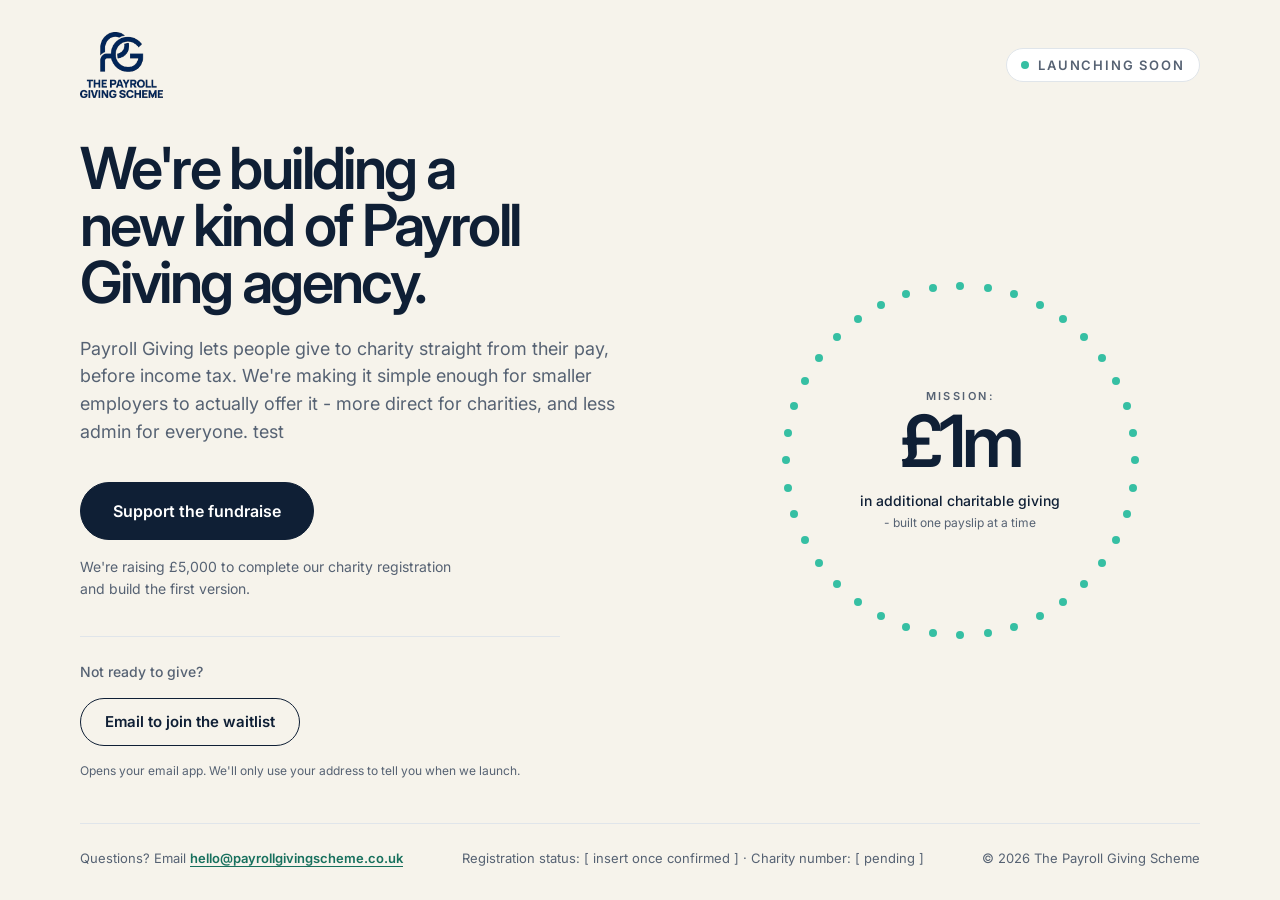
<file: index.html>
<!doctype html>
<html lang="en-GB">
<head>
<meta charset="utf-8">
<meta name="viewport" content="width=device-width, initial-scale=1">
<title>The Payroll Giving Scheme - launching soon</title>
<meta name="description" content="We're building a new kind of Payroll Giving agency, making it easier for employees to give to charity straight from their pay. The full site is on its way.">
<meta name="theme-color" content="#f6f3eb">
<link rel="canonical" href="https://payrollgivingscheme.co.uk/">

<meta property="og:type" content="website">
<meta property="og:site_name" content="The Payroll Giving Scheme">
<meta property="og:title" content="The Payroll Giving Scheme - launching soon">
<meta property="og:description" content="A new kind of Payroll Giving agency. Simple, more direct, less admin.">
<meta property="og:url" content="https://payrollgivingscheme.co.uk/">
<meta property="og:locale" content="en_GB">
<meta name="twitter:card" content="summary_large_image">

<link rel="icon" href="assets/favicon.png" type="image/png">
<link rel="preconnect" href="https://fonts.googleapis.com">
<link rel="preconnect" href="https://fonts.gstatic.com" crossorigin>
<link href="https://fonts.googleapis.com/css2?family=Inter:wght@400;500;600&display=swap" rel="stylesheet">
<link rel="stylesheet" href="css/holding.css">

<script type="application/ld+json">
{
  "@context": "https://schema.org",
  "@type": "Organization",
  "name": "The Payroll Giving Scheme",
  "url": "https://payrollgivingscheme.co.uk/",
  "email": "hello@payrollgivingscheme.co.uk",
  "description": "A new Payroll Giving agency, in development.",
  "areaServed": "GB"
}
</script>
</head>
<body>
<a class="skip-link" href="#main">Skip to content</a>

<div class="page">
  <header class="masthead">
    <a class="brand" href="/">
      <img class="pg-lockup" src="assets/pg-lockup.png" width="540" height="427" alt="The Payroll Giving Scheme">
    </a>
    <p class="status">Launching soon</p>
  </header>

  <main id="main" class="hero">
    <div class="hero-copy">
      <h1>We're building a new kind of Payroll Giving agency.</h1>
      <p class="lede">
        Payroll Giving lets people give to charity straight from their pay, before income tax.
        We're making it simple enough for smaller employers to actually offer it - more direct
        for charities, and less admin for everyone. test
      </p>

      <div class="cta">
        <a class="btn btn-primary btn-lg" href="https://raise.payrollgivingscheme.com/" rel="noopener">
          Support the fundraise
        </a>
        <p class="cta-note">
          We're raising £5,000 to complete our charity registration and build the first version.
        </p>
      </div>

      <div class="waitlist">
        <p class="waitlist-label">Not ready to give?</p>
        <a class="btn btn-secondary"
           href="mailto:waitlist@payrollgivingscheme.com?subject=Join%20the%20waitlist&amp;body=Please%20let%20me%20know%20when%20The%20Payroll%20Giving%20Scheme%20launches.">
          Email to join the waitlist
        </a>
        <p class="waitlist-note">
          Opens your email app. We'll only use your address to tell you when we launch.
        </p>
      </div>
    </div>

    <div class="hero-figure">
      <div class="dots" id="dots">
        <div class="dots-ring" id="dots-ring" aria-hidden="true"></div>
        <div class="dots-centre">
          <p class="dots-label">Mission:</p>
          <p class="dots-figure">£1m</p>
          <p class="dots-note">in additional charitable giving</p>
          <p class="dots-sub">- built one payslip at a time</p>
        </div>
      </div>
    </div>
  </main>

  <footer class="foot">
    <p>Questions? Email <a href="mailto:hello@payrollgivingscheme.co.uk">hello@payrollgivingscheme.co.uk</a></p>
    <p>Registration status: [ insert once confirmed ] &middot; Charity number: [ pending ]</p>
    <p>&copy; <span id="year">2026</span> The Payroll Giving Scheme</p>
  </footer>
</div>

<script src="js/holding.js" defer></script>
</body>
</html>
</file>
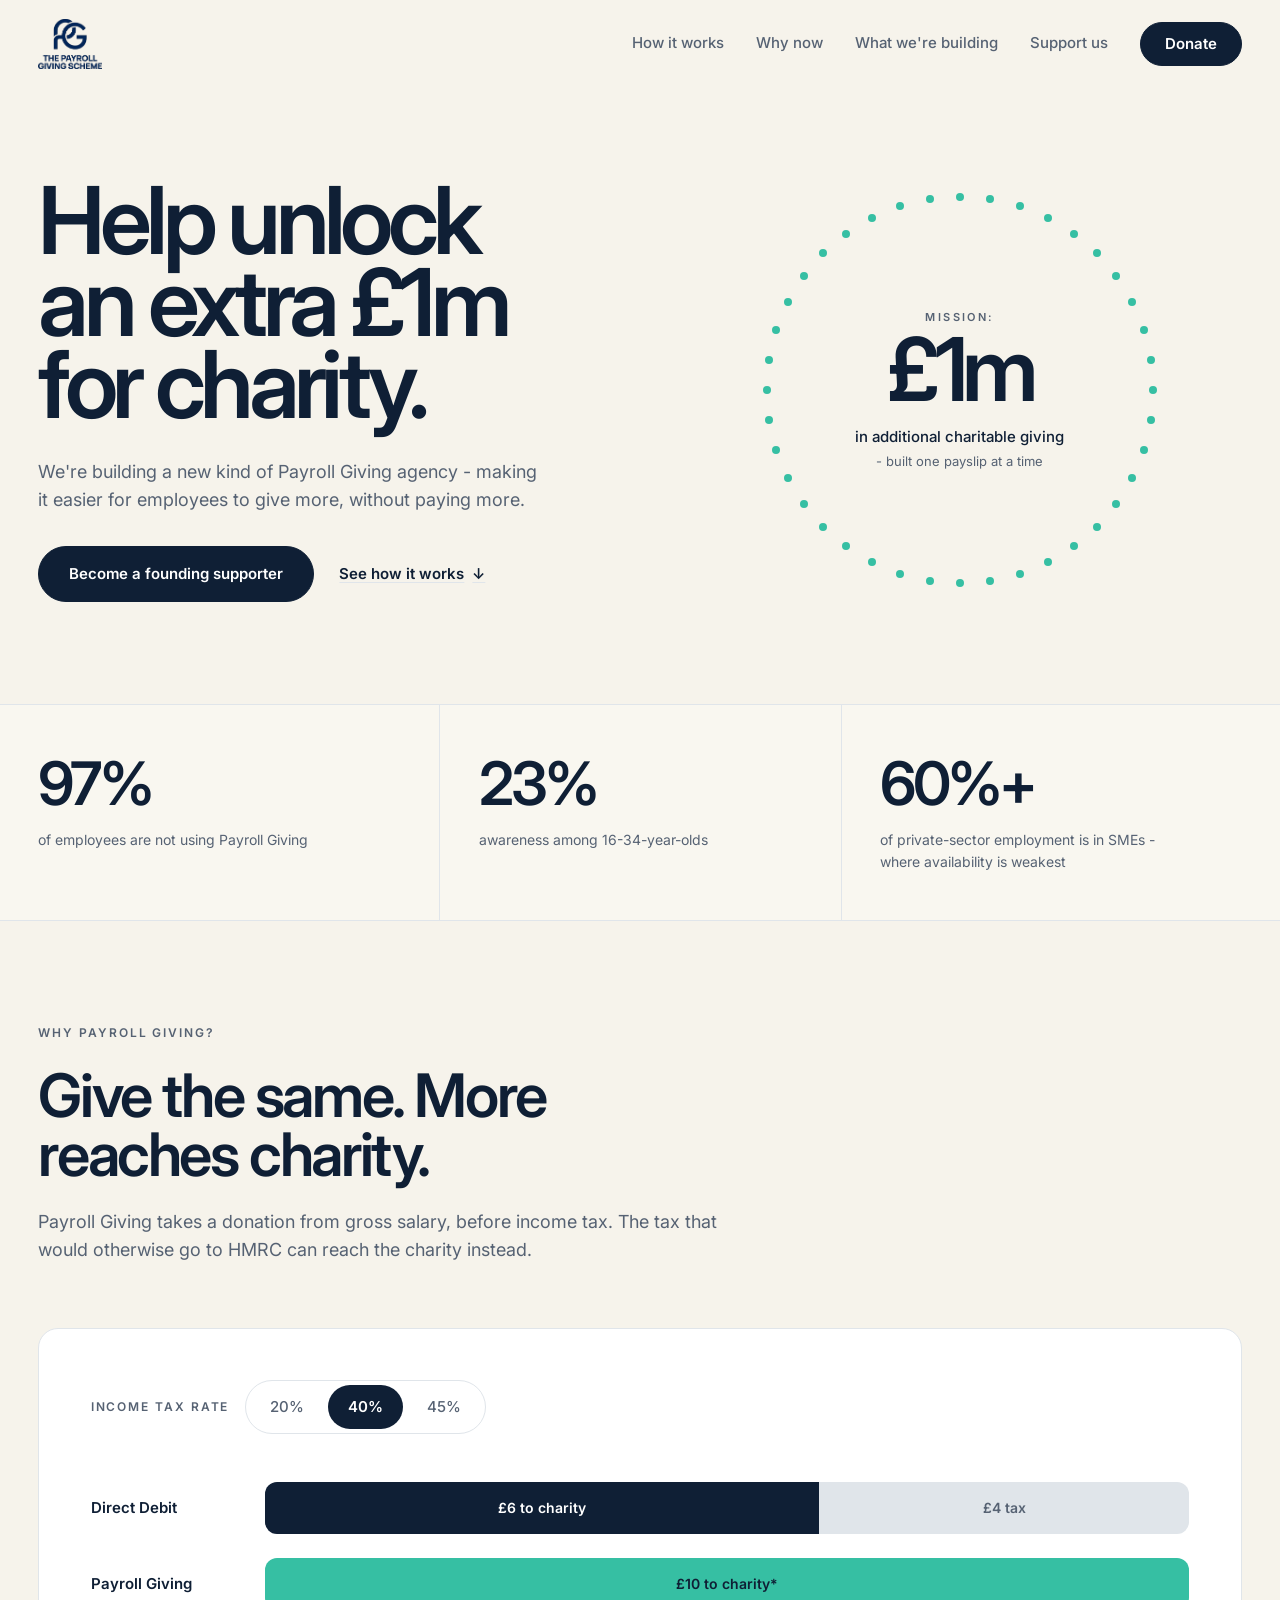
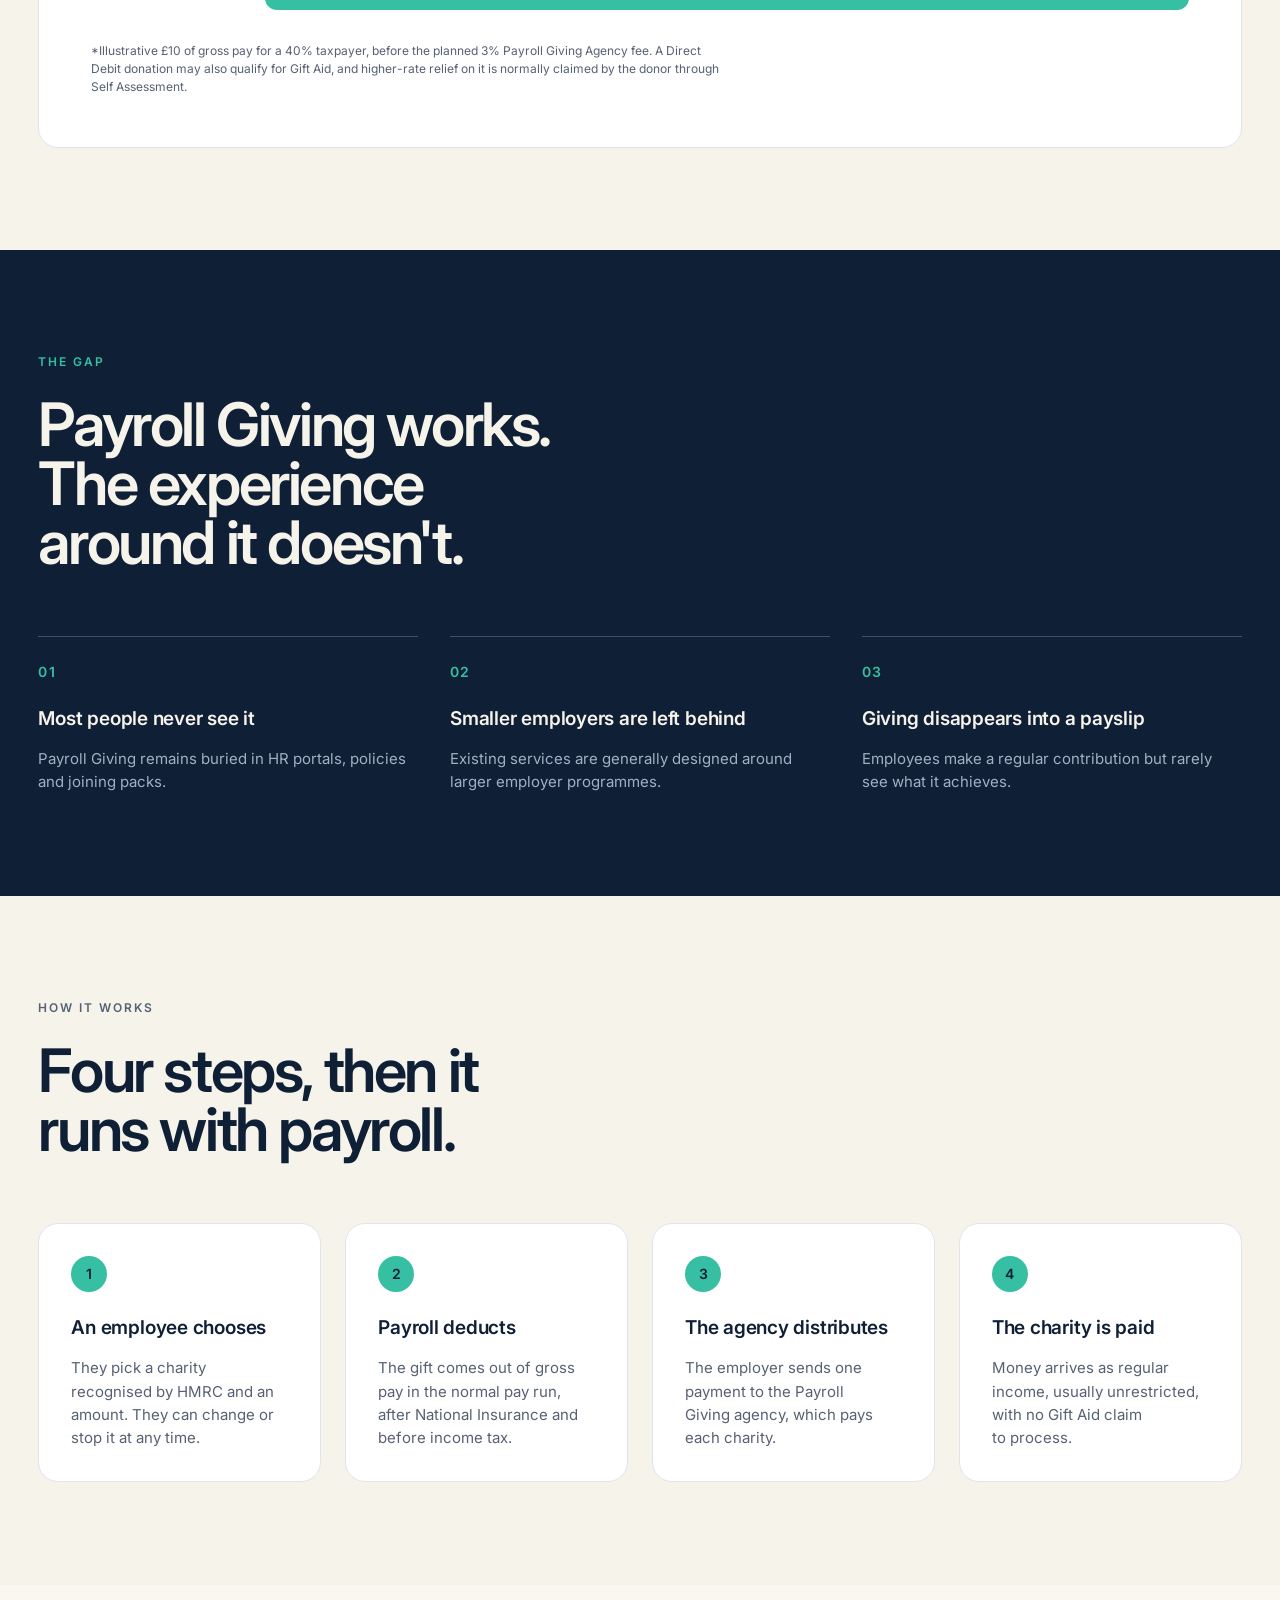
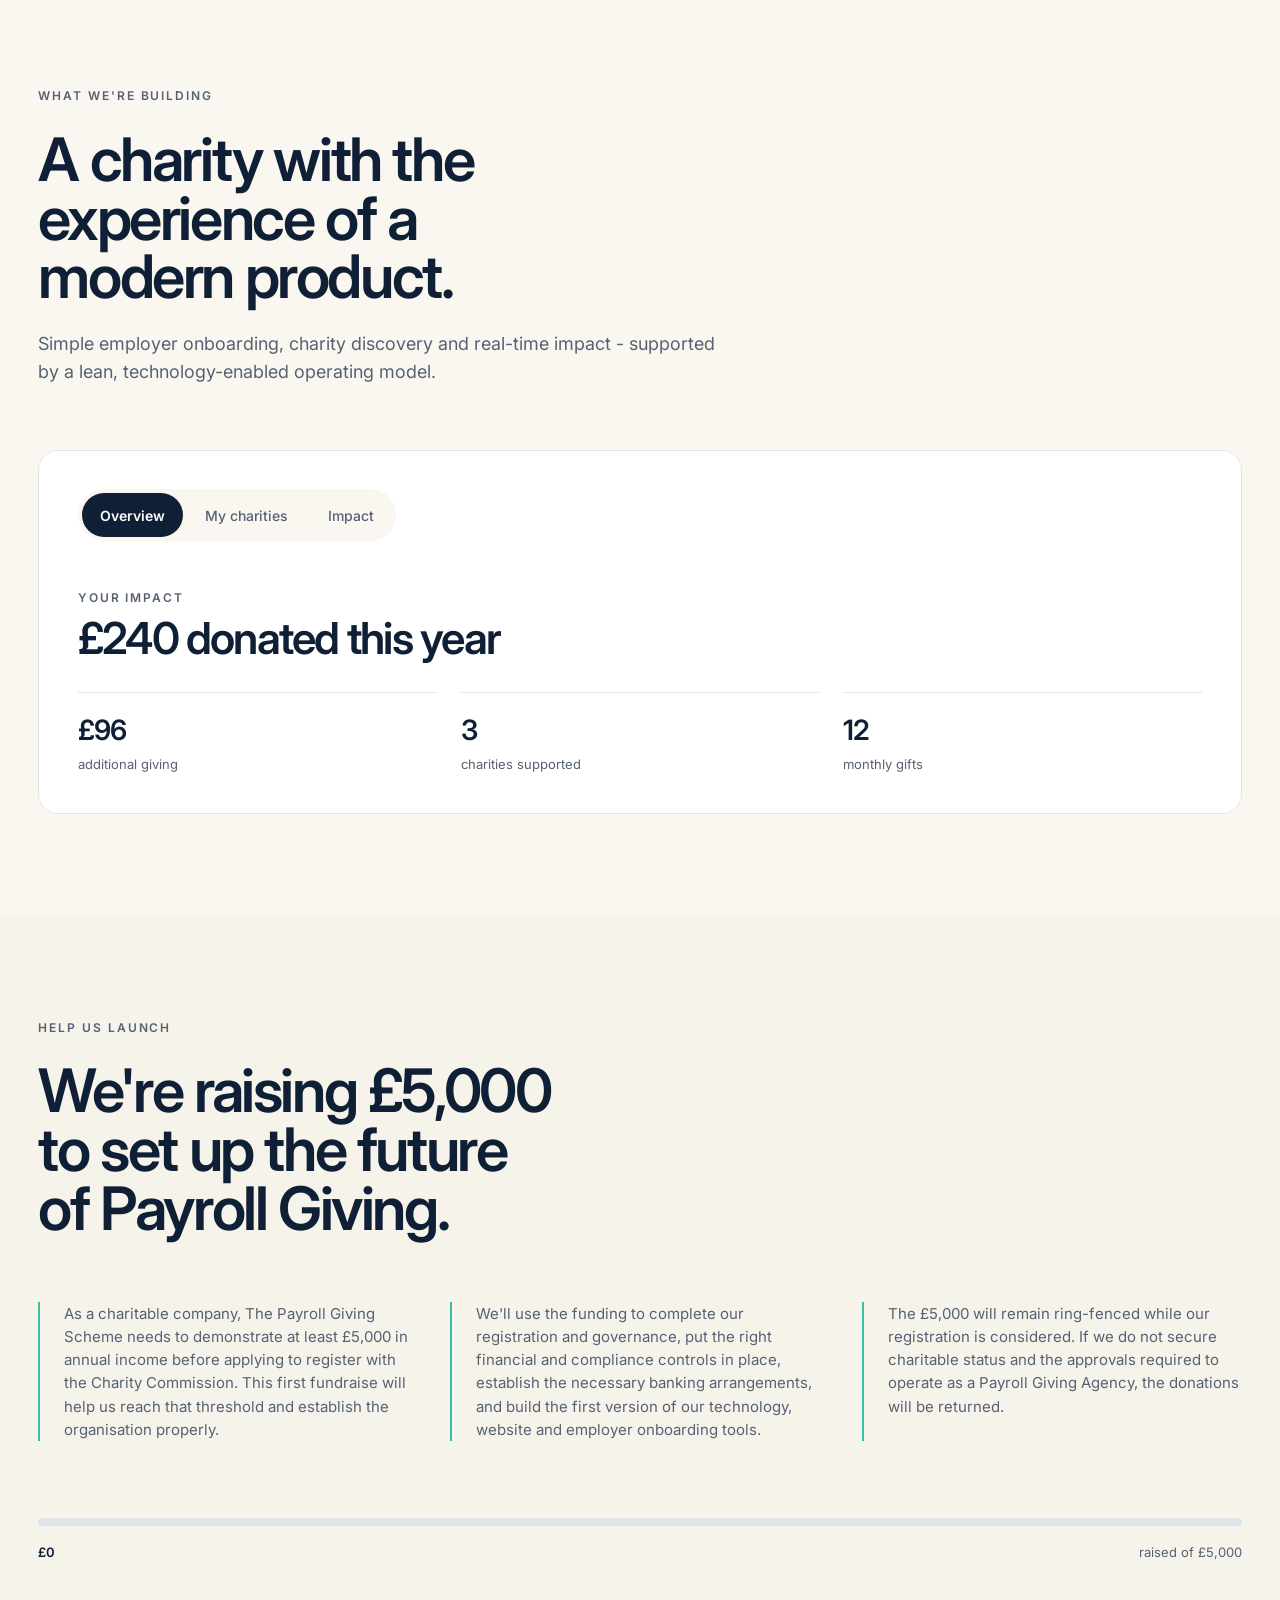
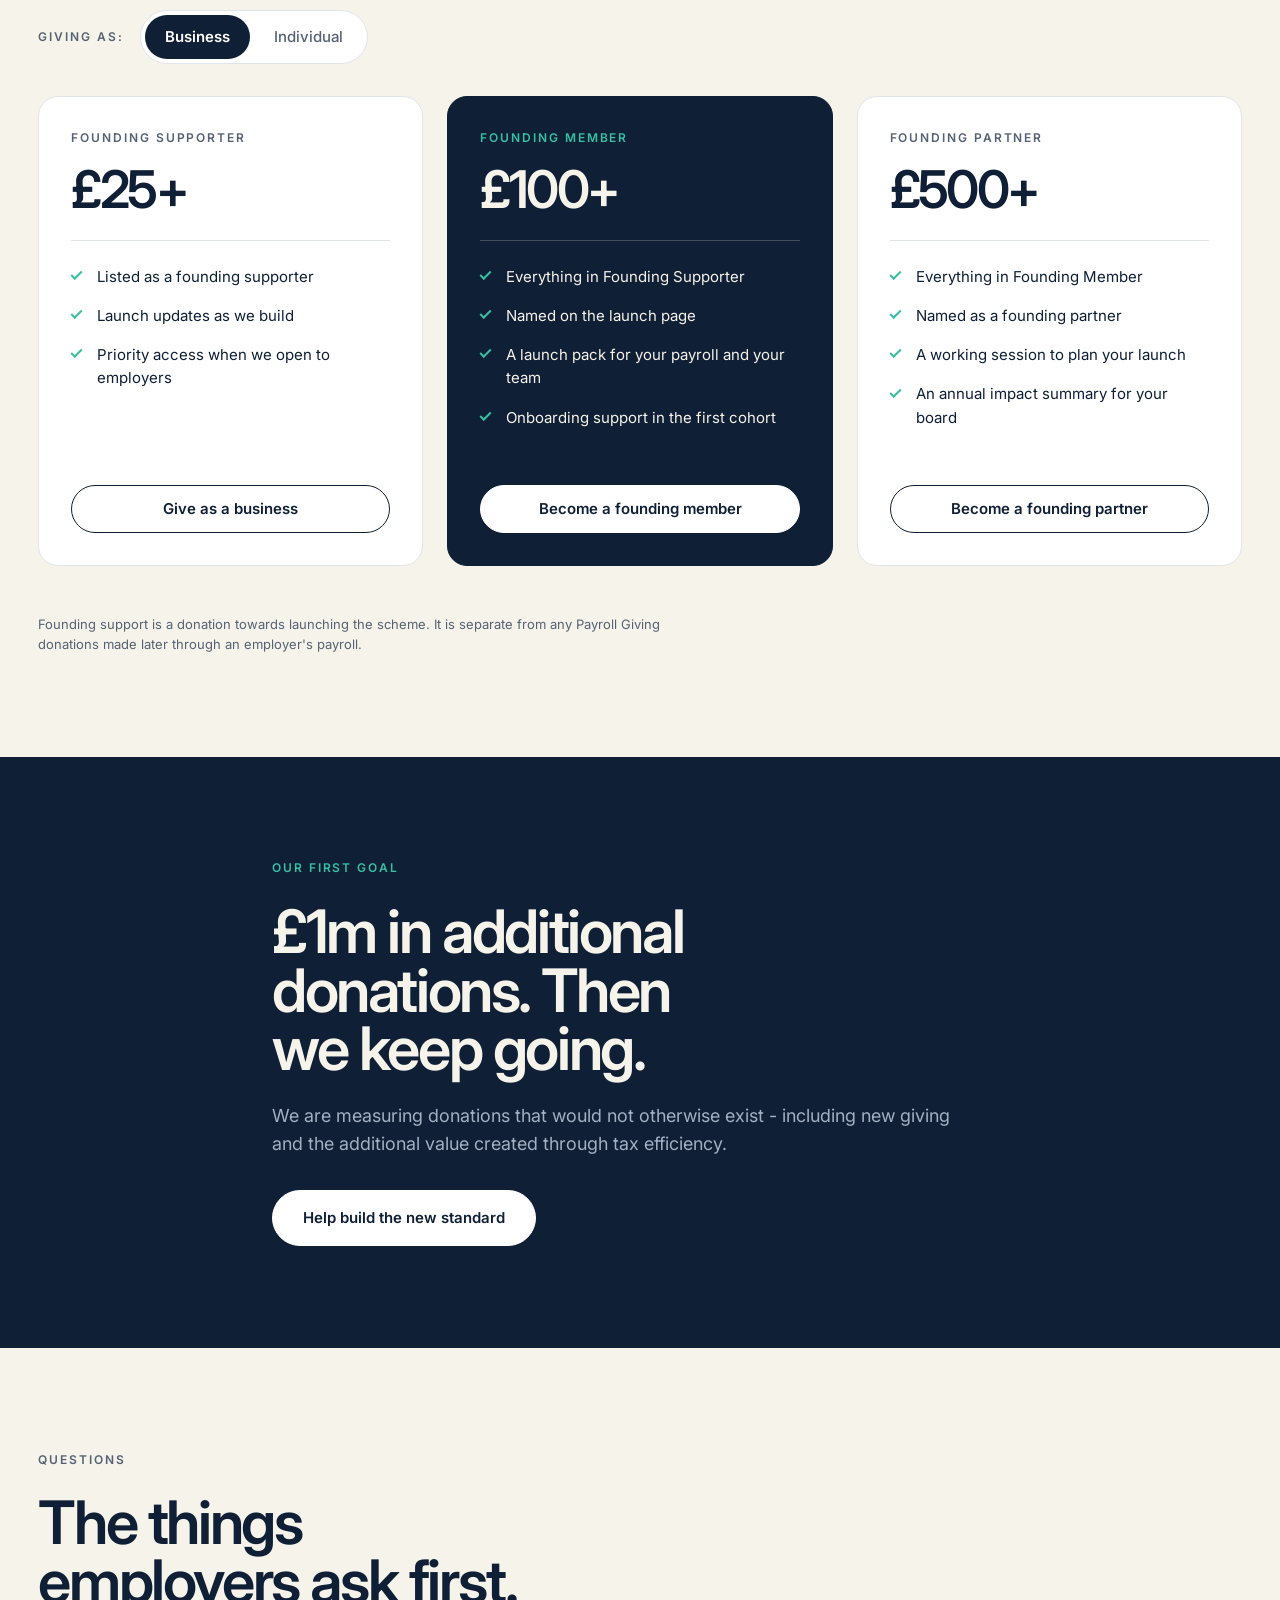
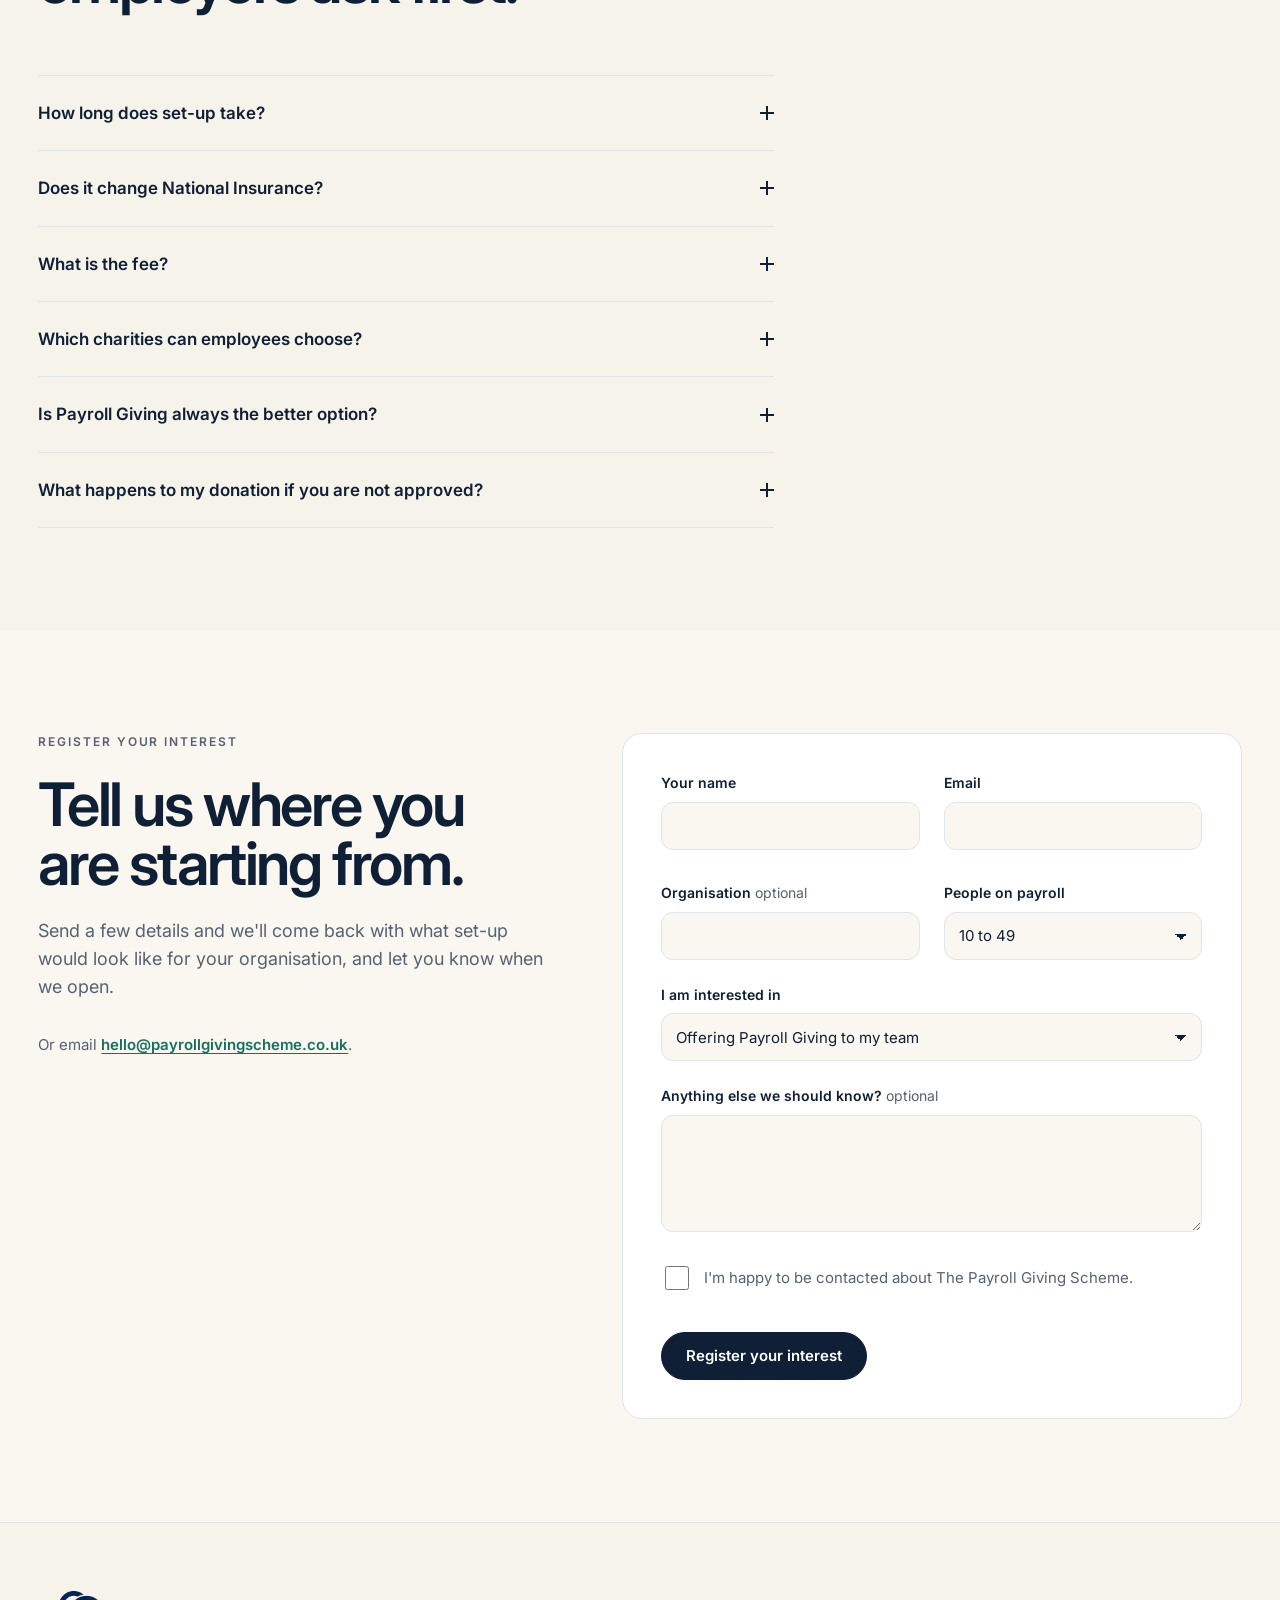
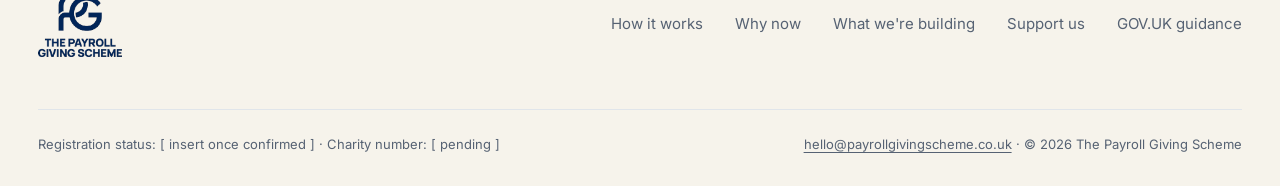
<file: claude-test/index.html>
<!doctype html>
<html lang="en-GB">
<head>
<meta charset="utf-8">
<meta name="viewport" content="width=device-width, initial-scale=1">
<title>The Payroll Giving Scheme - help unlock an extra £1m for charity</title>
<meta name="description" content="We are building a new kind of Payroll Giving agency, making it easier for employees to give more without paying more. Support the launch and help unlock an extra £1m for charity.">
<meta name="theme-color" content="#f6f3eb">
<link rel="canonical" href="https://payrollgivingscheme.co.uk/">

<meta property="og:type" content="website">
<meta property="og:site_name" content="The Payroll Giving Scheme">
<meta property="og:title" content="Help unlock an extra £1m for charity">
<meta property="og:description" content="Payroll Giving takes a donation from gross salary, before income tax. We are building the agency that makes it simple for smaller employers.">
<meta property="og:url" content="https://payrollgivingscheme.co.uk/">
<meta property="og:locale" content="en_GB">
<meta name="twitter:card" content="summary_large_image">

<link rel="icon" href="../assets/favicon.png" type="image/png">
<link rel="preconnect" href="https://fonts.googleapis.com">
<link rel="preconnect" href="https://fonts.gstatic.com" crossorigin>
<link href="https://fonts.googleapis.com/css2?family=Inter:wght@300;400;500;600;700&display=swap" rel="stylesheet">
<link rel="stylesheet" href="css/styles.css">

<script type="application/ld+json">
{
  "@context": "https://schema.org",
  "@type": "Organization",
  "name": "The Payroll Giving Scheme",
  "url": "https://payrollgivingscheme.co.uk/",
  "description": "A new Payroll Giving agency, built so employees can give to charity from gross pay and smaller employers can offer it easily.",
  "areaServed": "GB"
}
</script>
</head>
<body>
<a class="skip-link" href="#main">Skip to content</a>

<header class="site-header" id="top">
  <div class="wrap header-inner">
    <a class="brand" href="#top">
      <img class="pg-lockup" src="../assets/pg-lockup.png" width="540" height="427" alt="The Payroll Giving Scheme - home">
    </a>

    <nav class="site-nav" id="site-nav" aria-label="Primary">
      <ul>
        <li><a href="#how">How it works</a></li>
        <li><a href="#gap">Why now</a></li>
        <li><a href="#building">What we're building</a></li>
        <li><a href="#support">Support us</a></li>
      </ul>
      <a class="btn btn-primary nav-cta" href="#support">Donate</a>
    </nav>

    <button class="nav-toggle" id="nav-toggle" type="button" aria-expanded="false" aria-controls="site-nav">
      <span class="burger" aria-hidden="true"></span>
      <span class="visually-hidden">Menu</span>
    </button>
  </div>
</header>

<main id="main">

  <!-- ─────────────────────────── Hero ─────────────────────────── -->
  <section class="hero">
    <div class="wrap hero-inner">
      <div class="hero-copy">
        <h1>Help unlock an extra £1m for charity.</h1>
        <p class="lede">
          We're building a new kind of Payroll Giving agency - making it easier for employees
          to give more, without paying more.
        </p>
        <div class="btn-row">
          <a class="btn btn-primary btn-lg" href="#support">Become a founding supporter</a>
          <a class="btn btn-quiet" href="#how">See how it works <span aria-hidden="true">↓</span></a>
        </div>
      </div>

      <div class="hero-figure">
        <div class="dots" id="dots">
          <div class="dots-ring" id="dots-ring" aria-hidden="true"></div>
          <div class="dots-centre">
            <p class="dots-label">Mission:</p>
            <p class="dots-figure">£1m</p>
            <p class="dots-note">in additional charitable giving</p>
            <p class="dots-sub">- built one payslip at a time</p>
          </div>
        </div>
      </div>
    </div>
  </section>

  <!-- ─────────────────────────── Stat band ─────────────────────────── -->
  <section class="statband" aria-label="Why this matters">
    <div class="wrap statband-grid">
      <div class="stat">
        <p class="stat-figure">97%</p>
        <p class="stat-qualifier">of employees are not using Payroll Giving</p>
      </div>
      <div class="stat">
        <p class="stat-figure">23%</p>
        <p class="stat-qualifier">awareness among 16-34-year-olds</p>
      </div>
      <div class="stat">
        <p class="stat-figure">60%+</p>
        <p class="stat-qualifier">of private-sector employment is in SMEs - where availability is weakest</p>
      </div>
    </div>
  </section>

  <!-- ─────────────────────────── Why Payroll Giving ─────────────────────────── -->
  <section class="section" id="why">
    <div class="wrap">
      <div class="section-head">
        <p class="eyebrow">Why Payroll Giving?</p>
        <h2>Give the same. More reaches charity.</h2>
        <p class="section-sub">
          Payroll Giving takes a donation from gross salary, before income tax. The tax that
          would otherwise go to HMRC can reach the charity instead.
        </p>
      </div>

      <div class="split-card">
        <div class="split-controls">
          <span class="label" id="rate-label">Income tax rate</span>
          <div class="segmented" role="radiogroup" aria-labelledby="rate-label" id="rate-group">
            <button type="button" class="seg" role="radio" aria-checked="false" data-rate="20">20%</button>
            <button type="button" class="seg is-active" role="radio" aria-checked="true" data-rate="40">40%</button>
            <button type="button" class="seg" role="radio" aria-checked="false" data-rate="45">45%</button>
          </div>
        </div>

        <div class="split" aria-live="polite">
          <div class="split-row">
            <p class="split-label">Direct Debit</p>
            <div class="split-bar">
              <span class="split-seg split-seg-ink" id="dd-charity" style="width:60%">£6 to charity</span>
              <span class="split-seg split-seg-grey" id="dd-tax" style="width:40%">£4 tax</span>
            </div>
          </div>
          <div class="split-row">
            <p class="split-label">Payroll Giving</p>
            <div class="split-bar">
              <span class="split-seg split-seg-mint" style="width:100%">£10 to charity<span aria-hidden="true">*</span></span>
            </div>
          </div>
        </div>

        <p class="split-note" id="split-note">
          *Illustrative £10 of gross pay for a 40% taxpayer, before the planned 3% Payroll Giving
          Agency fee. A Direct Debit donation may also qualify for Gift Aid, and higher-rate relief
          on it is normally claimed by the donor through Self Assessment.
        </p>
      </div>
    </div>
  </section>

  <!-- ─────────────────────────── The gap ─────────────────────────── -->
  <section class="section section-ink" id="gap">
    <div class="wrap">
      <div class="section-head">
        <p class="eyebrow">The gap</p>
        <h2>Payroll Giving works. The experience around it doesn't.</h2>
      </div>

      <ol class="numbered">
        <li>
          <span class="numbered-num" aria-hidden="true">01</span>
          <h3>Most people never see it</h3>
          <p>Payroll Giving remains buried in HR portals, policies and joining packs.</p>
        </li>
        <li>
          <span class="numbered-num" aria-hidden="true">02</span>
          <h3>Smaller employers are left behind</h3>
          <p>Existing services are generally designed around larger employer programmes.</p>
        </li>
        <li>
          <span class="numbered-num" aria-hidden="true">03</span>
          <h3>Giving disappears into a payslip</h3>
          <p>Employees make a regular contribution but rarely see what it achieves.</p>
        </li>
      </ol>
    </div>
  </section>

  <!-- ─────────────────────────── How it works ─────────────────────────── -->
  <section class="section" id="how">
    <div class="wrap">
      <div class="section-head">
        <p class="eyebrow">How it works</p>
        <h2>Four steps, then it runs with payroll.</h2>
      </div>

      <ol class="steps">
        <li>
          <span class="step-num" aria-hidden="true">1</span>
          <h3>An employee chooses</h3>
          <p>They pick a charity recognised by HMRC and an amount. They can change or stop it at any time.</p>
        </li>
        <li>
          <span class="step-num" aria-hidden="true">2</span>
          <h3>Payroll deducts</h3>
          <p>The gift comes out of gross pay in the normal pay run, after National Insurance and before income tax.</p>
        </li>
        <li>
          <span class="step-num" aria-hidden="true">3</span>
          <h3>The agency distributes</h3>
          <p>The employer sends one payment to the Payroll Giving agency, which pays each charity.</p>
        </li>
        <li>
          <span class="step-num" aria-hidden="true">4</span>
          <h3>The charity is paid</h3>
          <p>Money arrives as regular income, usually unrestricted, with no Gift Aid claim to process.</p>
        </li>
      </ol>
    </div>
  </section>

  <!-- ─────────────────────────── What we're building ─────────────────────────── -->
  <section class="section section-alt" id="building">
    <div class="wrap">
      <div class="section-head">
        <p class="eyebrow">What we're building</p>
        <h2>A charity with the experience of a modern product.</h2>
        <p class="section-sub">
          Simple employer onboarding, charity discovery and real-time impact - supported by a
          lean, technology-enabled operating model.
        </p>
      </div>

      <div class="product">
        <div class="product-chrome">
          <div class="tablist" role="tablist" aria-label="Product preview">
            <button role="tab" id="tab-overview" aria-controls="panel-overview" aria-selected="true" class="tab">Overview</button>
            <button role="tab" id="tab-charities" aria-controls="panel-charities" aria-selected="false" tabindex="-1" class="tab">My charities</button>
            <button role="tab" id="tab-impact" aria-controls="panel-impact" aria-selected="false" tabindex="-1" class="tab">Impact</button>
          </div>

          <div class="tabpanel" role="tabpanel" id="panel-overview" aria-labelledby="tab-overview" tabindex="0">
            <p class="product-title">Your impact</p>
            <p class="product-headline">£240 donated this year</p>
            <dl class="product-figures">
              <div><dt>additional giving</dt><dd>£96</dd></div>
              <div><dt>charities supported</dt><dd>3</dd></div>
              <div><dt>monthly gifts</dt><dd>12</dd></div>
            </dl>
          </div>

          <div class="tabpanel" role="tabpanel" id="panel-charities" aria-labelledby="tab-charities" tabindex="0" hidden>
            <p class="product-title">Your charities</p>
            <ul class="product-list">
              <li><span>Local hospice</span><b>£10 a month</b></li>
              <li><span>Air ambulance</span><b>£5 a month</b></li>
              <li><span>Community food bank</span><b>£5 a month</b></li>
            </ul>
            <p class="product-foot">Add, pause or change a charity without going through payroll.</p>
          </div>

          <div class="tabpanel" role="tabpanel" id="panel-impact" aria-labelledby="tab-impact" tabindex="0" hidden>
            <p class="product-title">Where it went</p>
            <ul class="product-bars">
              <li><span>Local hospice</span><i style="--w:50%"></i><b>£120</b></li>
              <li><span>Air ambulance</span><i style="--w:25%"></i><b>£60</b></li>
              <li><span>Community food bank</span><i style="--w:25%"></i><b>£60</b></li>
            </ul>
            <p class="product-foot">Illustrative preview of the employee view, not live data.</p>
          </div>
        </div>
      </div>
    </div>
  </section>

  <!-- ─────────────────────────── Support us ─────────────────────────── -->
  <section class="section" id="support">
    <div class="wrap">
      <div class="section-head">
        <p class="eyebrow">Help us launch</p>
        <h2>We're raising £5,000 to set up the future of Payroll Giving.</h2>
      </div>

      <div class="columns">
        <div>
          <p>As a charitable company, The Payroll Giving Scheme needs to demonstrate at least £5,000 in annual income before applying to register with the Charity Commission. This first fundraise will help us reach that threshold and establish the organisation properly.</p>
        </div>
        <div>
          <p>We'll use the funding to complete our registration and governance, put the right financial and compliance controls in place, establish the necessary banking arrangements, and build the first version of our technology, website and employer onboarding tools.</p>
        </div>
        <div>
          <p>The £5,000 will remain ring-fenced while our registration is considered. If we do not secure charitable status and the approvals required to operate as a Payroll Giving Agency, the donations will be returned.</p>
        </div>
      </div>

      <!-- Update data-raised to the current total. data-goal is the target. -->
      <div class="progress" id="progress" data-raised="0" data-goal="5000">
        <div class="progress-track">
          <div class="progress-fill" id="progress-fill"></div>
        </div>
        <p class="progress-labels">
          <span id="progress-raised">£0</span>
          <span>raised of £5,000</span>
        </p>
      </div>

      <div class="giving-as">
        <span class="label" id="givingas-label">Giving as:</span>
        <div class="segmented" role="radiogroup" aria-labelledby="givingas-label" id="givingas">
          <button type="button" class="seg is-active" role="radio" aria-checked="true" data-mode="business">Business</button>
          <button type="button" class="seg" role="radio" aria-checked="false" data-mode="individual">Individual</button>
        </div>
        <p class="visually-hidden" id="givingas-status" role="status">Showing business founding supporter options</p>
      </div>

      <div class="tiers" id="tiers">
        <article class="tier" data-tier="supporter">
          <p class="tier-name">Founding Supporter</p>
          <p class="tier-price">£25+</p>
          <ul class="tier-benefits" data-slot="benefits">
            <li>Listed as a founding supporter</li>
            <li>Launch updates as we build</li>
            <li>Priority access when we open to employers</li>
          </ul>
          <a class="btn btn-secondary tier-cta" href="#register" data-slot="cta">Give as a business</a>
        </article>

        <article class="tier tier-featured" data-tier="member">
          <p class="tier-name">Founding Member</p>
          <p class="tier-price">£100+</p>
          <ul class="tier-benefits" data-slot="benefits">
            <li>Everything in Founding Supporter</li>
            <li>Named on the launch page</li>
            <li>A launch pack for your payroll and your team</li>
            <li>Onboarding support in the first cohort</li>
          </ul>
          <a class="btn btn-light tier-cta" href="#register" data-slot="cta">Become a founding member</a>
        </article>

        <article class="tier" data-tier="partner">
          <p class="tier-name">Founding Partner</p>
          <p class="tier-price">£500+</p>
          <ul class="tier-benefits" data-slot="benefits">
            <li>Everything in Founding Member</li>
            <li>Named as a founding partner</li>
            <li>A working session to plan your launch</li>
            <li>An annual impact summary for your board</li>
          </ul>
          <a class="btn btn-secondary tier-cta" href="#register" data-slot="cta">Become a founding partner</a>
        </article>
      </div>

      <p class="caveat">
        Founding support is a donation towards launching the scheme. It is separate from any
        Payroll Giving donations made later through an employer's payroll.
      </p>
    </div>
  </section>

  <!-- ─────────────────────────── First goal ─────────────────────────── -->
  <section class="section section-ink" id="goal">
    <div class="wrap goal">
      <p class="eyebrow">Our first goal</p>
      <h2>£1m in additional donations. Then we keep going.</h2>
      <p class="section-sub">
        We are measuring donations that would not otherwise exist - including new giving and the
        additional value created through tax efficiency.
      </p>
      <p class="btn-row"><a class="btn btn-light btn-lg" href="#register">Help build the new standard</a></p>
    </div>
  </section>

  <!-- ─────────────────────────── FAQ ─────────────────────────── -->
  <section class="section" id="faq">
    <div class="wrap">
      <div class="section-head">
        <p class="eyebrow">Questions</p>
        <h2>The things employers ask first.</h2>
      </div>

      <div class="faq">
        <details class="faq-item">
          <summary><span>How long does set-up take?</span></summary>
          <div class="faq-body"><p>Most employers can be ready within one payroll cycle. The longer part is usually telling people the scheme exists and answering their questions.</p></div>
        </details>
        <details class="faq-item">
          <summary><span>Does it change National Insurance?</span></summary>
          <div class="faq-body"><p>No. Donations are taken after National Insurance is worked out and before income tax, so the relief applies to income tax only.</p></div>
        </details>
        <details class="faq-item">
          <summary><span>What is the fee?</span></summary>
          <div class="faq-body"><p>We are planning a 3% Payroll Giving Agency fee. Employers can choose to cover it so the full donation reaches the charity. Final fees will be confirmed before launch.</p></div>
        </details>
        <details class="faq-item">
          <summary><span>Which charities can employees choose?</span></summary>
          <div class="faq-body"><p>Any charity recognised by HMRC for tax purposes. Employees choose for themselves, so an employer does not have to pick a single charity for everyone.</p></div>
        </details>
        <details class="faq-item">
          <summary><span>Is Payroll Giving always the better option?</span></summary>
          <div class="faq-body"><p>No. It suits people paid through PAYE who pay income tax. If someone pays no income tax there is no relief to apply, and giving post-tax with Gift Aid may suit them better.</p></div>
        </details>
        <details class="faq-item">
          <summary><span>What happens to my donation if you are not approved?</span></summary>
          <div class="faq-body"><p>The £5,000 stays ring-fenced while our registration is considered. If we do not secure charitable status and the approvals needed to operate as a Payroll Giving Agency, donations are returned.</p></div>
        </details>
      </div>
    </div>
  </section>

  <!-- ─────────────────────────── Register ─────────────────────────── -->
  <section class="section section-alt" id="register">
    <div class="wrap register-grid">
      <div class="register-copy">
        <p class="eyebrow">Register your interest</p>
        <h2>Tell us where you are starting from.</h2>
        <p class="section-sub">
          Send a few details and we'll come back with what set-up would look like for your
          organisation, and let you know when we open.
        </p>
        <p class="register-contact">
          Or email <a href="mailto:hello@payrollgivingscheme.co.uk">hello@payrollgivingscheme.co.uk</a>.
        </p>
      </div>

      <form class="register-form" id="register-form" novalidate>
        <div class="field">
          <label for="name">Your name</label>
          <input type="text" id="name" name="name" autocomplete="name" required>
          <p class="error" data-error-for="name"></p>
        </div>
        <div class="field">
          <label for="email">Email</label>
          <input type="email" id="email" name="email" autocomplete="email" required>
          <p class="error" data-error-for="email"></p>
        </div>
        <div class="field">
          <label for="organisation">Organisation <span class="optional">optional</span></label>
          <input type="text" id="organisation" name="organisation" autocomplete="organization">
        </div>
        <div class="field">
          <label for="headcount">People on payroll</label>
          <select id="headcount" name="headcount">
            <option value="1-9">1 to 9</option>
            <option value="10-49" selected>10 to 49</option>
            <option value="50-249">50 to 249</option>
            <option value="250+">250 or more</option>
            <option value="na">Not applicable</option>
          </select>
        </div>
        <div class="field field-full">
          <label for="interest">I am interested in</label>
          <select id="interest" name="interest">
            <option value="employer">Offering Payroll Giving to my team</option>
            <option value="founding">Founding support</option>
            <option value="charity">Talking to you as a charity</option>
            <option value="other">Something else</option>
          </select>
        </div>
        <div class="field field-full">
          <label for="message">Anything else we should know? <span class="optional">optional</span></label>
          <textarea id="message" name="message" rows="4"></textarea>
        </div>
        <div class="field field-full">
          <label class="checkbox" for="consent">
            <input type="checkbox" id="consent" name="consent" required>
            <span>I'm happy to be contacted about The Payroll Giving Scheme.</span>
          </label>
          <p class="error" data-error-for="consent"></p>
        </div>
        <div class="field field-full form-foot">
          <button class="btn btn-primary" type="submit" id="submit-btn">Register your interest</button>
          <p class="form-status" id="form-status" role="status"></p>
        </div>
      </form>
    </div>
  </section>
</main>

<footer class="site-footer">
  <div class="wrap footer-inner">
    <a class="brand" href="#top">
      <img class="pg-lockup pg-lockup-footer" src="../assets/pg-lockup.png" width="540" height="427" alt="The Payroll Giving Scheme - home">
    </a>
    <nav class="footer-links" aria-label="Footer">
      <a href="#how">How it works</a>
      <a href="#gap">Why now</a>
      <a href="#building">What we're building</a>
      <a href="#support">Support us</a>
      <a href="https://www.gov.uk/payroll-giving" rel="noopener external">GOV.UK guidance</a>
    </nav>
  </div>
  <div class="wrap footer-legal">
    <p>Registration status: [ insert once confirmed ] &middot; Charity number: [ pending ]</p>
    <p><a href="mailto:hello@payrollgivingscheme.co.uk">hello@payrollgivingscheme.co.uk</a> &middot; &copy; <span id="year">2026</span> The Payroll Giving Scheme</p>
  </div>
</footer>

<script src="js/main.js" defer></script>
</body>
</html>
</file>
<file: css/holding.css>
/* =========================================================================
   The Payroll Giving Scheme - holding page
   Self-contained. Shares the brand tokens with the main build but does not
   depend on it, so this page can ship on its own.
   ========================================================================= */

:root {
  --paper:   #f6f3eb;
  --paper-2: #f9f7f0;
  --ink:     #0f1f35;
  --mint:    #36bfa3;
  --mint-text: #17705d;
  --slate:   #566273;
  --rule:    #e0e5ea;
  --white:   #ffffff;

  --s1: 0.5rem;  --s2: 1rem;  --s3: 1.5rem;  --s4: 2rem;
  --s5: 3rem;    --s6: 4rem;  --s7: 6rem;

  --gutter: clamp(1.25rem, 4vw, 3rem);
  --radius: 12px;
  --radius-pill: 999px;

  --font: "Inter", ui-sans-serif, system-ui, -apple-system, BlinkMacSystemFont, "Segoe UI", sans-serif;
  --ease: cubic-bezier(0.22, 1, 0.36, 1);
  --micro: 200ms;

  color-scheme: light;
}

*, *::before, *::after { box-sizing: border-box; }

body {
  margin: 0;
  background: var(--paper);
  color: var(--ink);
  font-family: var(--font);
  font-size: clamp(1rem, 0.95rem + 0.22vw, 1.1875rem);
  line-height: 1.55;
  -webkit-font-smoothing: antialiased;
}

h1 { margin: 0 0 var(--s3); color: var(--ink); text-wrap: balance; }
p { margin: 0 0 var(--s2); text-wrap: pretty; }
p:last-child { margin-bottom: 0; }
a { color: var(--mint-text); text-underline-offset: 3px; }

:focus-visible { outline: 3px solid var(--ink); outline-offset: 3px; border-radius: 4px; }

.skip-link {
  position: absolute; left: var(--s2); top: -100px; z-index: 10;
  background: var(--ink); color: var(--paper);
  padding: 0.75rem 1.25rem; border-radius: 0 0 var(--radius) var(--radius);
  font-weight: 600; text-decoration: none;
  transition: top var(--micro) var(--ease);
}
.skip-link:focus { top: 0; }

/* Layout: masthead, content, footer, filling the viewport on tall screens. */
.page {
  display: grid;
  grid-template-rows: auto 1fr auto;
  gap: clamp(1.5rem, 3vw, 2.5rem);
  min-height: 100vh;
  min-height: 100svh;
  width: min(100% - var(--gutter) * 2, 1120px);
  margin-inline: auto;
  padding-block: clamp(1.25rem, 2.5vw, 2.25rem);
}

.masthead { display: flex; flex-wrap: wrap; align-items: center; justify-content: space-between; gap: var(--s3); }
.brand { display: inline-flex; text-decoration: none; }
.pg-lockup { display: block; width: auto; height: 66px; padding-right: 12px; }

.status {
  margin: 0;
  display: inline-flex; align-items: center; gap: 0.55rem;
  padding: 0.4rem 0.9rem;
  border: 1px solid var(--rule); border-radius: var(--radius-pill);
  background: var(--white);
  font-size: 0.8125rem; font-weight: 600;
  letter-spacing: 0.14em; text-transform: uppercase; color: var(--slate);
}
.status::before {
  content: ""; width: 8px; height: 8px; border-radius: 50%;
  background: var(--mint);
}

/* Hero */
.hero {
  display: grid;
  grid-template-columns: minmax(0, 1fr) minmax(0, 0.85fr);
  gap: clamp(var(--s5), 6vw, var(--s7));
  align-items: center;
}
h1 {
  max-width: 15ch;
  font-size: clamp(2.25rem, 1.35rem + 3.6vw, 3.625rem);
  font-weight: 600; line-height: 0.98; letter-spacing: -0.045em;
}
.lede { max-width: 52ch; color: var(--slate); }

/* Waitlist: the secondary action, under a rule so it does not compete
   with the fundraise button above it. */
.waitlist {
  margin-top: clamp(1.5rem, 3vw, 2.25rem);
  padding-top: clamp(1.25rem, 2.5vw, 1.5rem);
  border-top: 1px solid var(--rule);
  max-width: 30rem;
}
.waitlist-label { margin: 0 0 var(--s2); font-size: 0.875rem; font-weight: 500; color: var(--slate); }
.waitlist-note { margin: var(--s2) 0 0; font-size: 0.75rem; color: var(--slate); }

.btn {
  display: inline-flex; align-items: center; justify-content: center;
  min-height: 48px; padding: 0.65rem 1.5rem;
  border: 1px solid transparent; border-radius: var(--radius-pill);
  font: inherit; font-size: 0.9375rem; font-weight: 600; line-height: 1.2;
  text-decoration: none; cursor: pointer;
  transition: background-color var(--micro) var(--ease), border-color var(--micro) var(--ease),
              color var(--micro) var(--ease);
}
.btn-lg { min-height: 58px; padding: 0.8rem 2rem; font-size: 1rem; }

.btn-primary { background: var(--ink); border-color: var(--ink); color: var(--white); }
.btn-primary:hover { background: #17304f; border-color: #17304f; }

.btn-secondary { background: transparent; border-color: var(--ink); color: var(--ink); }
.btn-secondary:hover { background: var(--ink); color: var(--white); }

/* Primary action: backing the fundraise. Everything under it is secondary. */
.cta { margin-top: clamp(1.5rem, 3vw, 2.25rem); }
.cta-note { margin: var(--s2) 0 0; max-width: 44ch; font-size: 0.875rem; color: var(--slate); }

/* Collective dots */
.hero-figure { display: grid; justify-items: center; }
.dots { position: relative; width: min(100%, 380px); aspect-ratio: 1; }
.dots-ring { position: absolute; inset: 0; }
.dots-ring span {
  position: absolute; width: 8px; height: 8px;
  margin: -4px 0 0 -4px; border-radius: 50%;
  background: var(--mint);
}
.dots.is-animating .dots-ring span {
  opacity: 0; transform: scale(0.4);
  animation: dot-in 420ms var(--ease) forwards;
}
@keyframes dot-in { to { opacity: 1; transform: scale(1); } }

.dots-centre {
  position: absolute; inset: 16%;
  display: grid; align-content: center; justify-items: center;
  text-align: center; overflow-wrap: break-word;
}
.dots-label { margin: 0; font-size: 0.6875rem; font-weight: 600; letter-spacing: 0.22em; text-transform: uppercase; color: var(--slate); }
.dots-figure { margin: 0.25rem 0 0; font-size: clamp(2.75rem, 1.8rem + 4vw, 4.5rem); font-weight: 600; line-height: 0.9; letter-spacing: -0.06em; }
.dots-note { margin: var(--s2) 0 0; font-size: 0.875rem; font-weight: 500; }
.dots-sub { margin: 0.125rem 0 0; font-size: 0.75rem; color: var(--slate); }

/* Footer */
.foot {
  display: flex; flex-wrap: wrap; gap: var(--s1) var(--s4); justify-content: space-between;
  padding-top: var(--s3); border-top: 1px solid var(--rule);
  font-size: 0.8125rem; color: var(--slate);
}
.foot p { margin: 0; }
.foot a { font-weight: 600; }

/* Responsive */
@media (max-width: 900px) {
  .hero { grid-template-columns: 1fr; }
  .hero-figure { justify-items: start; }
  .dots { width: min(100%, 300px); }
  .dots-centre { inset: 14%; }
}

@media (max-width: 480px) {
  .pg-lockup { height: 52px; }
  .btn { width: 100%; }
}

@media (prefers-reduced-motion: reduce) {
  *, *::before, *::after {
    animation-duration: 1ms !important; animation-delay: 0ms !important;
    transition-duration: 1ms !important;
  }
}
</file>
<file: claude-test/css/styles.css>
/* =========================================================================
   The Payroll Giving Scheme
   Follows the Digital Brand & Website Replication Brief v1.0, with the
   palette and component treatment taken from the live campaign page.

   1. Tokens        4. Hero + collective dots     7. Support, tiers, FAQ
   2. Base          5. Stats + comparison         8. Forms + footer
   3. Header        6. Gap, steps, product        9. Motion + responsive
   ========================================================================= */

/* ── 1. Tokens ──────────────────────────────────────────────────────────── */
:root {
  --paper:   #f6f3eb;   /* warm canvas */
  --paper-2: #f9f7f0;   /* alternate band */
  --ink:     #0f1f35;   /* primary ink and dark sections */
  --mint:    #36bfa3;   /* accent */
  --mint-dim:#2aa78d;   /* accent on light, for large text and UI edges */
  --mint-text:#17705d;  /* accent at body-copy size, AA on cream and white */
  --slate:   #566273;   /* secondary copy */
  --rule:    #e0e5ea;   /* borders and dividers */
  --white:   #ffffff;

  --on-ink:      #f6f3eb;
  --on-ink-soft: #a3b0c2;
  --rule-on-ink: rgb(246 243 235 / 0.22);

  /* 8px spacing scale */
  --s1: 0.5rem;  --s2: 1rem;  --s3: 1.5rem;  --s4: 2rem;
  --s5: 3rem;    --s6: 4rem;  --s7: 6rem;    --s8: 8rem;

  --wrap: 1220px;
  --gutter: clamp(1.25rem, 3vw, 2.5rem);
  --section-y: clamp(3.5rem, 8vw, 8.5rem);

  --radius-card: 20px;
  --radius-inner: 12px;
  --radius-pill: 999px;

  --font: "Inter", ui-sans-serif, system-ui, -apple-system, BlinkMacSystemFont, "Segoe UI", sans-serif;

  --ease: cubic-bezier(0.22, 1, 0.36, 1);
  --micro: 200ms;
  --reveal: 560ms;

  --shadow-soft: 0 12px 40px rgb(15 31 53 / 0.08);
  color-scheme: light;
}

/* ── 2. Base ────────────────────────────────────────────────────────────── */
*, *::before, *::after { box-sizing: border-box; }

html { -webkit-text-size-adjust: 100%; scroll-behavior: smooth; scroll-padding-top: 96px; }

body {
  margin: 0;
  background: var(--paper);
  color: var(--ink);
  font-family: var(--font);
  font-size: clamp(1rem, 0.95rem + 0.22vw, 1.1875rem);
  line-height: 1.55;
  -webkit-font-smoothing: antialiased;
}

h1, h2, h3 { margin: 0 0 var(--s2); color: var(--ink); text-wrap: balance; }

h1 {
  font-size: clamp(2.625rem, 1.2rem + 6vw, 5.85rem);   /* 42 -> 94 */
  line-height: 0.88;
  letter-spacing: -0.06em;
  font-weight: 600;
}
h2 {
  font-size: clamp(2.125rem, 1.35rem + 3.3vw, 3.75rem); /* 34 -> 60 */
  line-height: 0.98;
  letter-spacing: -0.04em;
  font-weight: 600;
}
h3 {
  font-size: clamp(1.0625rem, 1rem + 0.25vw, 1.1875rem);
  line-height: 1.3;
  letter-spacing: -0.012em;
  font-weight: 600;
}

p { margin: 0 0 var(--s2); text-wrap: pretty; }
p:last-child { margin-bottom: 0; }
a { color: var(--ink); text-underline-offset: 3px; }
ul, ol { margin: 0; padding: 0; list-style: none; }

::selection { background: var(--mint); color: var(--ink); }

:focus-visible { outline: 3px solid var(--ink); outline-offset: 3px; border-radius: 4px; }
.section-ink :focus-visible, .tier-featured :focus-visible { outline-color: var(--mint); }

.visually-hidden {
  position: absolute; width: 1px; height: 1px;
  margin: -1px; padding: 0; overflow: hidden;
  clip-path: inset(50%); white-space: nowrap;
}

.skip-link {
  position: absolute; left: var(--s2); top: -100px; z-index: 100;
  background: var(--ink); color: var(--on-ink);
  padding: 0.75rem 1.25rem; border-radius: 0 0 var(--radius-inner) var(--radius-inner);
  font-weight: 600; text-decoration: none;
  transition: top var(--micro) var(--ease);
}
.skip-link:focus { top: 0; }

/* Layout */
.wrap { width: min(100% - var(--gutter) * 2, var(--wrap)); margin-inline: auto; }
.wrap-narrow { width: min(100% - var(--gutter) * 2, 760px); }

.section { padding-block: var(--section-y); }
.section-alt { background: var(--paper-2); }
.section-ink { background: var(--ink); color: var(--on-ink); }
.section-ink h2, .section-ink h3 { color: var(--on-ink); }
.section-ink .eyebrow { color: var(--mint); }
.section-ink .section-sub, .section-ink p { color: var(--on-ink-soft); }

.section-head { max-width: 48rem; margin-bottom: clamp(var(--s4), 5vw, var(--s6)); }
.section-head h2 { max-width: 18ch; }
.section-sub { max-width: 62ch; color: var(--slate); margin: var(--s3) 0 0; }

.eyebrow {
  margin: 0 0 var(--s3);
  font-size: 0.75rem; font-weight: 600;
  letter-spacing: 0.16em; text-transform: uppercase;
  color: var(--slate);
}

.caveat {
  margin: var(--s5) 0 0; max-width: 78ch;
  font-size: 0.8125rem; line-height: 1.55; color: var(--slate);
}

/* Buttons - pills throughout, per the live campaign page. */
.btn {
  display: inline-flex; align-items: center; justify-content: center; gap: 0.5rem;
  min-height: 48px; padding: 0.7rem 1.5rem;
  border: 1px solid transparent; border-radius: var(--radius-pill);
  font: inherit; font-size: 0.9375rem; font-weight: 600; line-height: 1.2;
  text-align: center; text-decoration: none; cursor: pointer;
  transition: background-color var(--micro) var(--ease),
              border-color var(--micro) var(--ease),
              color var(--micro) var(--ease);
}
.btn-lg { min-height: 56px; padding-inline: 1.875rem; }

.btn-primary { background: var(--ink); border-color: var(--ink); color: var(--white); }
.btn-primary:hover { background: #17304f; border-color: #17304f; }

.btn-secondary { background: transparent; border-color: var(--ink); color: var(--ink); }
.btn-secondary:hover { background: var(--ink); color: var(--white); }

.btn-light { background: var(--white); border-color: var(--white); color: var(--ink); }
.btn-light:hover { background: var(--mint); border-color: var(--mint); }

.btn-quiet { background: transparent; color: var(--ink); padding-inline: 0.5rem; text-decoration: underline; text-decoration-color: var(--rule); }
.btn-quiet:hover { text-decoration-color: currentColor; }

.btn[aria-busy="true"] { opacity: 0.7; pointer-events: none; }
.btn-row { display: flex; flex-wrap: wrap; align-items: center; gap: var(--s2); margin: var(--s4) 0 0; }

/* ── 3. Header ──────────────────────────────────────────────────────────── */
.site-header {
  position: sticky; top: 0; z-index: 50;
  background: var(--paper);
  border-bottom: 1px solid transparent;
  transition: border-color var(--micro) var(--ease);
}
.site-header.is-stuck { border-bottom-color: var(--rule); }

.header-inner { display: flex; align-items: center; gap: var(--s3); min-height: 88px; }

.brand { display: inline-flex; align-items: center; text-decoration: none; }
/* Clear space is held by the padding so the mark is never crowded. */
.pg-lockup { display: block; width: auto; height: 58px; padding: 4px 14px 4px 0; }
.pg-lockup-footer { height: 74px; }

.site-nav { display: flex; align-items: center; gap: var(--s4); margin-left: auto; }
.site-nav ul { display: flex; gap: var(--s4); }
.site-nav ul a {
  display: inline-block; padding-block: 0.75rem;
  font-size: 0.9375rem; font-weight: 500; color: var(--slate);
  text-decoration: none;
  border-bottom: 2px solid transparent;
  transition: color var(--micro) var(--ease), border-color var(--micro) var(--ease);
}
.site-nav ul a:hover { color: var(--ink); }
.site-nav ul a.is-current { color: var(--ink); border-bottom-color: var(--mint); }
.nav-cta { min-height: 44px; padding-inline: 1.5rem; }

.nav-toggle {
  display: none; position: relative;
  width: 48px; height: 48px; margin-left: auto;
  align-items: center; justify-content: center;
  border: 1px solid var(--rule); border-radius: var(--radius-pill);
  background: transparent; color: var(--ink); cursor: pointer;
}
.burger, .burger::before, .burger::after {
  display: block; width: 18px; height: 2px; border-radius: 2px; background: currentColor;
  transition: transform var(--micro) var(--ease), opacity 120ms linear;
}
.burger::before, .burger::after { content: ""; position: absolute; }
.burger::before { transform: translateY(-6px); }
.burger::after  { transform: translateY(6px); }
[aria-expanded="true"] .burger { background: transparent; }
[aria-expanded="true"] .burger::before { transform: rotate(45deg); }
[aria-expanded="true"] .burger::after  { transform: rotate(-45deg); }

/* ── 4. Hero ────────────────────────────────────────────────────────────── */
.hero { padding-block: clamp(var(--s5), 7vw, var(--s8)) clamp(var(--s6), 8vw, var(--s8)); }
.hero-inner {
  display: grid;
  grid-template-columns: minmax(0, 1fr) minmax(0, 1fr);
  gap: clamp(var(--s5), 6vw, var(--s7));
  align-items: center;
}
.hero h1 { max-width: 11ch; margin-bottom: var(--s4); }
.lede { max-width: 46ch; color: var(--slate); }

.hero-figure { display: grid; justify-items: center; }
.dots { position: relative; width: min(100%, 420px); aspect-ratio: 1; }
.dots-ring { position: absolute; inset: 0; }
.dots-ring span {
  position: absolute; width: 8px; height: 8px;
  margin: -4px 0 0 -4px;
  border-radius: 50%;
  background: var(--mint);
}
.dots.is-animating .dots-ring span {
  opacity: 0; transform: scale(0.4);
  animation: dot-in 420ms var(--ease) forwards;
}
@keyframes dot-in { to { opacity: 1; transform: scale(1); } }

.dots-centre {
  position: absolute; inset: 16%;
  display: grid; align-content: center; justify-items: center;
  text-align: center;
  /* The ring is a circle, so the text block has to stay inside its width. */
  overflow-wrap: break-word;
}
.dots-label {
  margin: 0; font-size: 0.6875rem; font-weight: 600;
  letter-spacing: 0.22em; text-transform: uppercase; color: var(--slate);
}
.dots-figure {
  margin: 0.25rem 0 0;
  font-size: clamp(3.25rem, 2rem + 5vw, 5.5rem);
  font-weight: 600; line-height: 0.9; letter-spacing: -0.06em; color: var(--ink);
}
.dots-note { margin: var(--s2) 0 0; font-size: 0.9375rem; font-weight: 500; color: var(--ink); }
.dots-sub { margin: 0.125rem 0 0; font-size: 0.8125rem; color: var(--slate); }

/* ── 5. Stat band ───────────────────────────────────────────────────────── */
.statband { background: var(--paper-2); border-block: 1px solid var(--rule); }
.statband-grid { display: grid; grid-template-columns: repeat(auto-fit, minmax(240px, 1fr)); }
.stat { padding: clamp(var(--s4), 4vw, var(--s5)) clamp(var(--s3), 3vw, var(--s5)); border-left: 1px solid var(--rule); }
.stat:first-child { border-left: 0; padding-left: 0; }
.stat-figure {
  margin: 0 0 var(--s2);
  font-size: clamp(2.5rem, 1.6rem + 3.4vw, 3.75rem);
  font-weight: 600; line-height: 1; letter-spacing: -0.05em; color: var(--ink);
}
.stat-qualifier { margin: 0; max-width: 34ch; font-size: 0.875rem; color: var(--slate); }

/* ── Comparison ─────────────────────────────────────────────────────────── */
.split-card {
  padding: clamp(var(--s3), 4vw, var(--s6));
  background: var(--white);
  border: 1px solid var(--rule);
  border-radius: var(--radius-card);
}
.split-controls { display: flex; flex-wrap: wrap; align-items: center; gap: var(--s2); margin-bottom: var(--s5); }
.label { font-size: 0.75rem; font-weight: 600; letter-spacing: 0.16em; text-transform: uppercase; color: var(--slate); }

.split { display: grid; gap: var(--s3); }
.split-row { display: grid; grid-template-columns: minmax(120px, 150px) minmax(0, 1fr); gap: var(--s3); align-items: center; }
.split-label { margin: 0; font-size: 0.9375rem; font-weight: 600; }
.split-bar { display: flex; height: 52px; border-radius: var(--radius-inner); overflow: hidden; }
.split-seg {
  display: flex; align-items: center; justify-content: center;
  font-size: 0.875rem; font-weight: 600; white-space: nowrap;
  overflow: hidden;
  transition: width 420ms var(--ease);
}
.split-seg-ink  { background: var(--ink); color: var(--white); }
.split-seg-grey { background: var(--rule); color: var(--slate); }
.split-seg-mint { background: var(--mint); color: var(--ink); }
.split-note { margin: var(--s4) 0 0; max-width: 82ch; font-size: 0.75rem; line-height: 1.5; color: var(--slate); }

/* ── 6. Gap, steps, product ─────────────────────────────────────────────── */
.numbered { display: grid; gap: var(--s4); grid-template-columns: repeat(auto-fit, minmax(260px, 1fr)); }
.numbered li { padding-top: var(--s3); border-top: 1px solid var(--rule-on-ink); }
.numbered-num { display: block; margin-bottom: var(--s3); font-size: 0.875rem; font-weight: 600; color: var(--mint); letter-spacing: 0.08em; }
.numbered p { margin: 0; font-size: 0.9375rem; }

.steps { display: grid; gap: var(--s3); grid-template-columns: repeat(auto-fit, minmax(240px, 1fr)); }
.steps li {
  padding: var(--s4);
  background: var(--white); border: 1px solid var(--rule); border-radius: var(--radius-card);
}
.step-num {
  display: grid; place-items: center;
  width: 36px; height: 36px; margin-bottom: var(--s3);
  border-radius: var(--radius-pill); background: var(--mint);
  font-size: 0.875rem; font-weight: 600; color: var(--ink);
}
.steps p { margin: 0; color: var(--slate); font-size: 0.9375rem; }

.product-chrome {
  padding: clamp(var(--s3), 3vw, var(--s5));
  background: var(--white); border: 1px solid var(--rule); border-radius: var(--radius-card);
}
.tablist { display: inline-flex; flex-wrap: wrap; gap: 4px; padding: 4px; margin-bottom: var(--s5); background: var(--paper-2); border-radius: var(--radius-pill); }
.tab {
  min-height: 44px; padding: 0 1.125rem;
  border: 0; border-radius: var(--radius-pill);
  background: transparent; color: var(--slate);
  font: inherit; font-size: 0.875rem; font-weight: 500; cursor: pointer;
  transition: background-color var(--micro) var(--ease), color var(--micro) var(--ease);
}
.tab:hover { color: var(--ink); }
.tab[aria-selected="true"] { background: var(--ink); color: var(--white); font-weight: 600; }

.product-title { margin: 0 0 var(--s1); font-size: 0.75rem; font-weight: 600; letter-spacing: 0.16em; text-transform: uppercase; color: var(--slate); }
.product-headline { margin: 0 0 var(--s4); font-size: clamp(1.75rem, 1.2rem + 2vw, 2.75rem); font-weight: 600; letter-spacing: -0.04em; line-height: 1; }
.product-figures { margin: 0; display: grid; gap: var(--s3); grid-template-columns: repeat(auto-fit, minmax(150px, 1fr)); }
.product-figures div { padding-top: var(--s2); border-top: 1px solid var(--rule); }
.product-figures dd { margin: 0 0 0.125rem; font-size: 1.75rem; font-weight: 600; letter-spacing: -0.04em; }
.product-figures dt { order: 2; font-size: 0.8125rem; color: var(--slate); }
.product-figures div { display: flex; flex-direction: column; }

.product-list { display: grid; gap: var(--s2); }
.product-list li { display: flex; justify-content: space-between; gap: var(--s2); padding-bottom: var(--s2); border-bottom: 1px solid var(--rule); font-size: 0.9375rem; }
.product-list b { font-weight: 600; }

.product-bars { display: grid; gap: var(--s3); }
.product-bars li { display: grid; grid-template-columns: minmax(120px, 180px) minmax(0, 1fr) auto; gap: var(--s3); align-items: center; font-size: 0.9375rem; }
.product-bars i { display: block; height: 12px; width: var(--w); border-radius: var(--radius-pill); background: var(--mint); }
.product-bars b { font-weight: 600; font-variant-numeric: tabular-nums; }
.product-foot { margin: var(--s4) 0 0; font-size: 0.8125rem; color: var(--slate); }

/* ── 7. Support, tiers, FAQ ─────────────────────────────────────────────── */
.columns { display: grid; gap: var(--s4); grid-template-columns: repeat(auto-fit, minmax(260px, 1fr)); }
.columns div { padding-left: var(--s3); border-left: 2px solid var(--mint); }
.columns p { margin: 0; font-size: 0.9375rem; color: var(--slate); }

.progress { margin: clamp(var(--s5), 6vw, var(--s7)) 0 var(--s5); }
.progress-track { height: 8px; border-radius: var(--radius-pill); background: var(--rule); overflow: hidden; }
.progress-fill { height: 100%; width: 0; border-radius: var(--radius-pill); background: var(--mint); transition: width 700ms var(--ease); }
.progress-labels { display: flex; justify-content: space-between; gap: var(--s2); margin: var(--s2) 0 0; font-size: 0.8125rem; color: var(--slate); }
.progress-labels span:first-child { font-weight: 600; color: var(--ink); }

.giving-as { display: flex; flex-wrap: wrap; align-items: center; gap: var(--s2); margin-bottom: var(--s4); }
.segmented { display: inline-flex; flex-wrap: wrap; gap: 4px; padding: 4px; background: var(--white); border: 1px solid var(--rule); border-radius: var(--radius-pill); }
.seg {
  min-height: 44px; padding: 0 1.25rem;
  border: 0; border-radius: var(--radius-pill);
  background: transparent; color: var(--slate);
  font: inherit; font-size: 0.9375rem; font-weight: 500; cursor: pointer;
  transition: background-color var(--micro) var(--ease), color var(--micro) var(--ease);
}
.seg:hover { color: var(--ink); }
.seg.is-active { background: var(--ink); color: var(--white); font-weight: 600; }

.tiers { display: grid; gap: var(--s3); grid-template-columns: repeat(auto-fit, minmax(272px, 1fr)); }
.tier {
  display: flex; flex-direction: column;
  padding: var(--s4);
  background: var(--white); border: 1px solid var(--rule); border-radius: var(--radius-card);
}
.tier-featured { background: var(--ink); border-color: var(--ink); color: var(--on-ink); }
.tier-name { margin: 0 0 var(--s2); font-size: 0.75rem; font-weight: 600; letter-spacing: 0.16em; text-transform: uppercase; color: var(--slate); }
.tier-featured .tier-name { color: var(--mint); }
.tier-price {
  margin: 0 0 var(--s3); padding-bottom: var(--s3);
  border-bottom: 1px solid var(--rule);
  font-size: clamp(2.5rem, 2rem + 1.6vw, 3.25rem);
  font-weight: 600; line-height: 1; letter-spacing: -0.05em;
}
.tier-featured .tier-price { border-bottom-color: var(--rule-on-ink); }
.tier-benefits { display: grid; gap: var(--s2); margin-bottom: var(--s4); font-size: 0.9375rem; min-height: 7.5em; }
.tier-benefits li { position: relative; padding-left: 1.625rem; }
.tier-benefits li::before {
  content: ""; position: absolute; left: 0; top: 0.42em;
  width: 11px; height: 6px;
  border-left: 2px solid var(--mint); border-bottom: 2px solid var(--mint);
  transform: rotate(-45deg);
}
.tier-cta { margin-top: auto; width: 100%; }

.faq { display: grid; max-width: 46rem; }
.faq-item { border-top: 1px solid var(--rule); }
.faq-item:last-child { border-bottom: 1px solid var(--rule); }
.faq-item summary {
  display: flex; align-items: center; justify-content: space-between; gap: var(--s3);
  min-height: 44px; padding: var(--s3) 0; list-style: none;
  font-size: 1.0625rem; font-weight: 600; cursor: pointer;
}
.faq-item summary::-webkit-details-marker { display: none; }
.faq-item summary::after {
  content: ""; flex: none; width: 14px; height: 14px;
  background:
    linear-gradient(var(--ink), var(--ink)) center / 14px 2px no-repeat,
    linear-gradient(var(--ink), var(--ink)) center / 2px 14px no-repeat;
}
.faq-item[open] summary::after { background: linear-gradient(var(--ink), var(--ink)) center / 14px 2px no-repeat; }
.faq-item summary:hover { color: var(--mint-text); }
.faq-body { padding: 0 0 var(--s3); max-width: 62ch; }
.faq-body p { margin: 0; color: var(--slate); font-size: 0.9375rem; }

/* These blocks keep a narrow measure but stay on the same left edge as
   every other section, so the page has one consistent margin. */
.goal { max-width: 46rem; }
.goal h2 { max-width: 16ch; }
.faq { max-width: 46rem; }

/* ── 8. Forms and footer ────────────────────────────────────────────────── */
.register-grid { display: grid; gap: clamp(var(--s5), 6vw, var(--s7)); grid-template-columns: minmax(0, 0.9fr) minmax(0, 1.1fr); align-items: start; }
.register-contact { margin-top: var(--s4); font-size: 0.9375rem; color: var(--slate); }
.register-contact a { color: var(--mint-text); font-weight: 600; }

.register-form {
  display: grid; gap: var(--s3); grid-template-columns: 1fr 1fr;
  padding: clamp(var(--s3), 3vw, var(--s5));
  background: var(--white); border: 1px solid var(--rule); border-radius: var(--radius-card);
}
.field { display: grid; gap: var(--s1); align-content: start; }
.field-full { grid-column: 1 / -1; }
.register-form label { font-size: 0.875rem; font-weight: 600; }
.optional { font-weight: 400; color: var(--slate); }

.register-form input[type="text"],
.register-form input[type="email"],
.register-form select,
.register-form textarea {
  width: 100%; min-height: 48px; padding: 0.6875rem 0.875rem;
  font: inherit; font-size: 0.9375rem; color: var(--ink);
  background: var(--paper-2); border: 1px solid var(--rule); border-radius: var(--radius-inner);
  transition: border-color var(--micro) var(--ease);
}
.register-form textarea { resize: vertical; min-height: 108px; }
.register-form input:hover, .register-form select:hover, .register-form textarea:hover { border-color: var(--slate); }
.register-form select {
  appearance: none;
  background-image: linear-gradient(45deg, transparent 50%, currentColor 50%), linear-gradient(135deg, currentColor 50%, transparent 50%);
  background-position: calc(100% - 20px) calc(50% + 1px), calc(100% - 14px) calc(50% + 1px);
  background-size: 6px 6px, 6px 6px; background-repeat: no-repeat;
  padding-right: 2.75rem;
}

.checkbox { display: flex; align-items: center; gap: 0.75rem; min-height: 44px; cursor: pointer; }
.checkbox input { width: 24px; height: 24px; flex: none; accent-color: var(--ink); cursor: pointer; }
.checkbox span { font-size: 0.9375rem; font-weight: 400; color: var(--slate); }

.error { margin: 0; font-size: 0.8125rem; font-weight: 500; color: #b3261e; }
.field.is-invalid input, .field.is-invalid select { border-color: #b3261e; }
.form-foot { display: flex; flex-wrap: wrap; align-items: center; gap: var(--s3); }
.form-status { margin: 0; font-size: 0.875rem; font-weight: 500; color: var(--mint-text); }

.site-footer { padding-block: var(--s6) var(--s4); background: var(--paper); border-top: 1px solid var(--rule); }
.footer-inner { display: flex; flex-wrap: wrap; gap: var(--s4); justify-content: space-between; align-items: center; }
.footer-links { display: flex; flex-wrap: wrap; gap: var(--s2) var(--s4); }
.footer-links a { display: inline-block; padding-block: 0.65rem; font-size: 0.9375rem; color: var(--slate); text-decoration: none; }
.footer-links a:hover { color: var(--ink); text-decoration: underline; }
.footer-legal {
  display: flex; flex-wrap: wrap; gap: var(--s1) var(--s4); justify-content: space-between;
  margin-top: var(--s5); padding-top: var(--s3);
  border-top: 1px solid var(--rule);
  font-size: 0.8125rem; color: var(--slate);
}
.footer-legal p { margin: 0; }
.footer-legal a { color: var(--slate); }

/* ── 9. Motion and responsive ───────────────────────────────────────────── */
.reveal { opacity: 0; transform: translateY(18px); }
.reveal.is-visible {
  opacity: 1; transform: none;
  transition: opacity var(--reveal) var(--ease), transform var(--reveal) var(--ease);
  transition-delay: var(--reveal-delay, 0ms);
}

@media (max-width: 1200px) {
  .site-nav, .site-nav ul { gap: var(--s3); }
}

@media (max-width: 992px) {
  /* Narrative order is preserved: the headline leads, the circle follows. */
  .hero-inner { grid-template-columns: 1fr; }
  .hero-figure { justify-items: start; }
  .dots { width: min(100%, 340px); }
  .dots-centre { inset: 15%; }
  .dots-note { font-size: 0.875rem; }
  .dots-sub { font-size: 0.75rem; }
  .register-grid { grid-template-columns: 1fr; }
  .stat { border-left: 0; padding-left: 0; border-top: 1px solid var(--rule); }
  .stat:first-child { border-top: 0; }
}

@media (max-width: 768px) {
  .nav-toggle { display: inline-flex; }
  .site-nav {
    position: absolute; left: 0; right: 0; top: 100%;
    flex-direction: column; align-items: stretch; gap: 0;
    padding: var(--s2) var(--gutter) var(--s4);
    background: var(--paper);
    border-bottom: 1px solid var(--rule);
    box-shadow: var(--shadow-soft);
    display: none;
  }
  .site-nav.is-open { display: flex; }
  .site-nav ul { flex-direction: column; gap: 0; }
  .site-nav ul li + li { border-top: 1px solid var(--rule); }
  .site-nav ul a { display: block; padding: var(--s2) 0; font-size: 1.0625rem; border-bottom: 0; }
  .site-nav ul a.is-current { border-bottom: 0; color: var(--mint-text); }
  .nav-cta { margin-top: var(--s3); }
  .header-inner { position: relative; min-height: 76px; }
  .pg-lockup { height: 46px; }
  .split-row { grid-template-columns: 1fr; gap: var(--s1); }
}

@media (max-width: 480px) {
  .register-form { grid-template-columns: 1fr; }
  .btn-row .btn { width: 100%; }
  .btn-quiet { justify-content: flex-start; }
  .segmented { width: 100%; }
  .seg { flex: 1 1 auto; padding-inline: 0.75rem; }
  .product-bars li { grid-template-columns: 1fr auto; }
  .product-bars i { grid-column: 1 / -1; }
}

@media (prefers-reduced-motion: reduce) {
  html { scroll-behavior: auto; }
  *, *::before, *::after {
    animation-duration: 1ms !important; animation-delay: 0ms !important;
    transition-duration: 1ms !important;
  }
  .reveal { opacity: 1; transform: none; }
}

@media print {
  .site-header, .register-form, .nav-toggle { display: none !important; }
  body { background: #fff; color: #000; }
  .section-ink, .tier-featured { background: #fff !important; color: #000 !important; }
}
</file>
